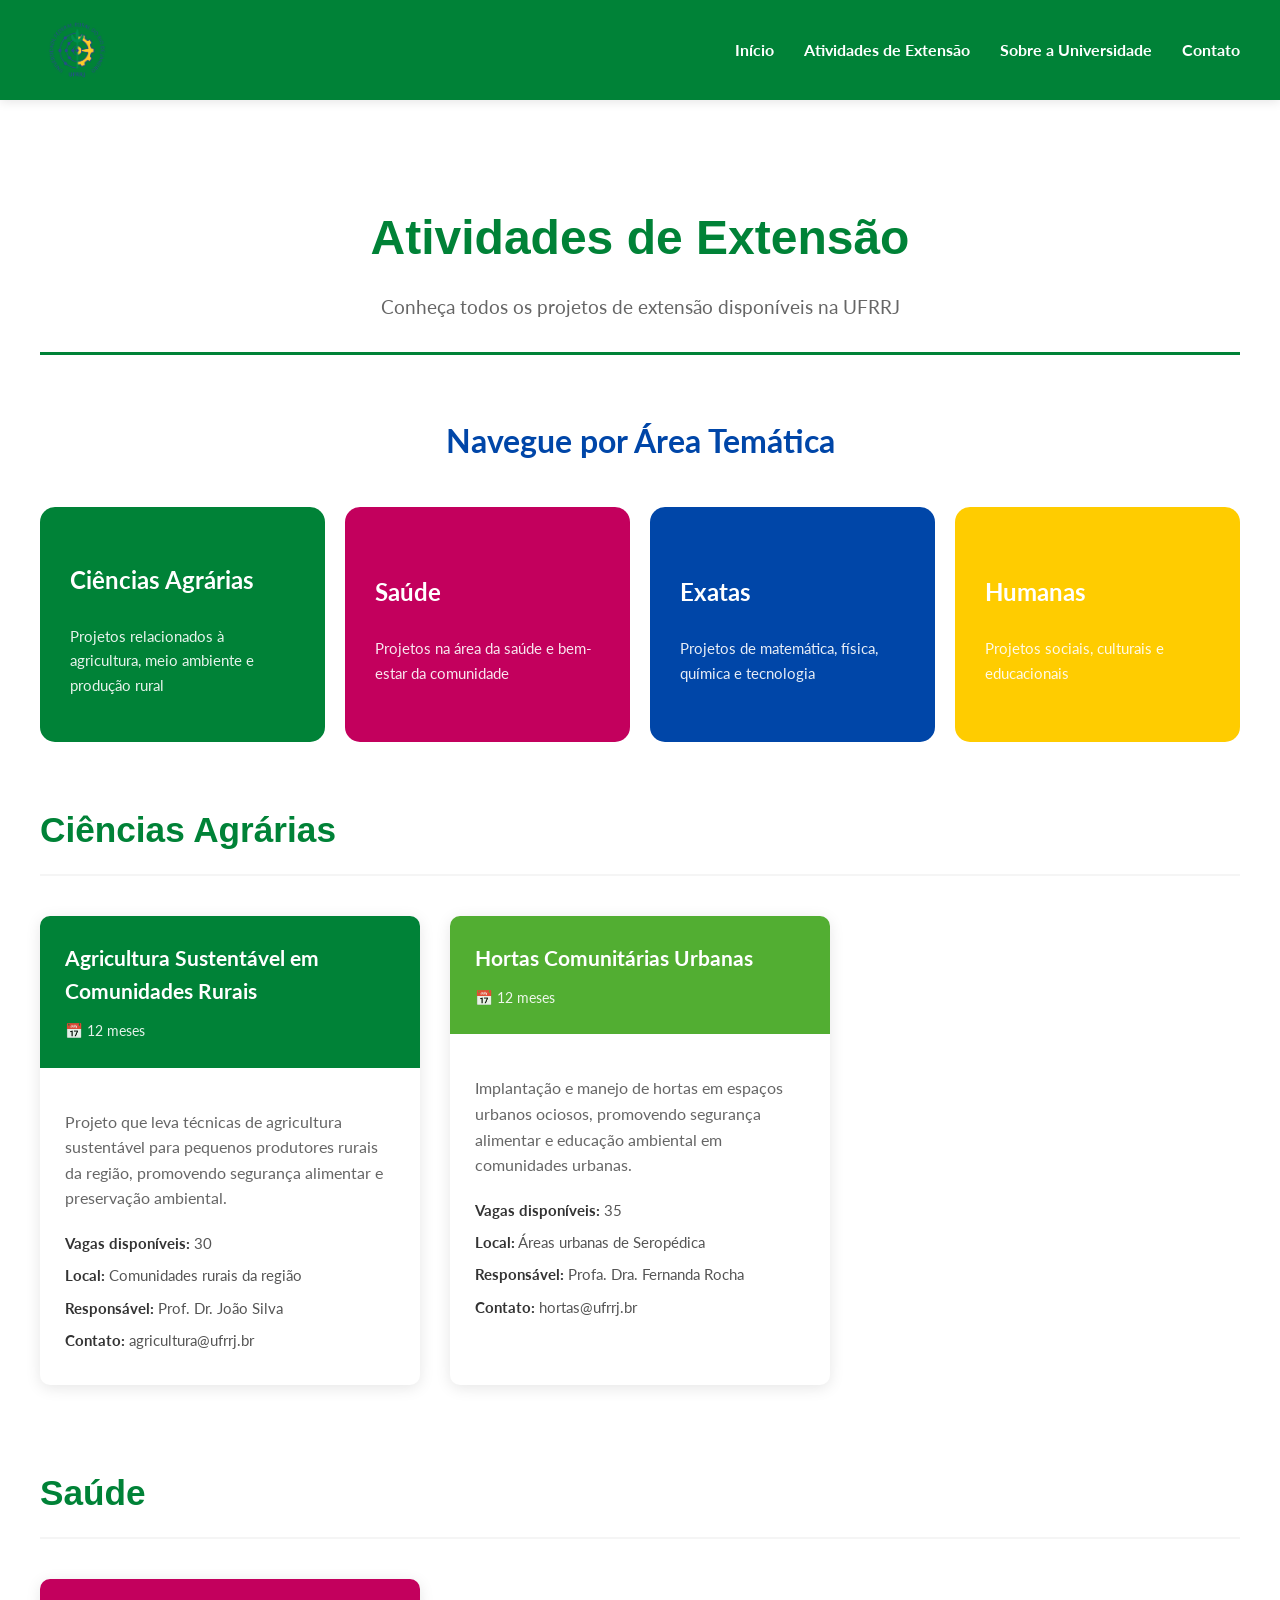
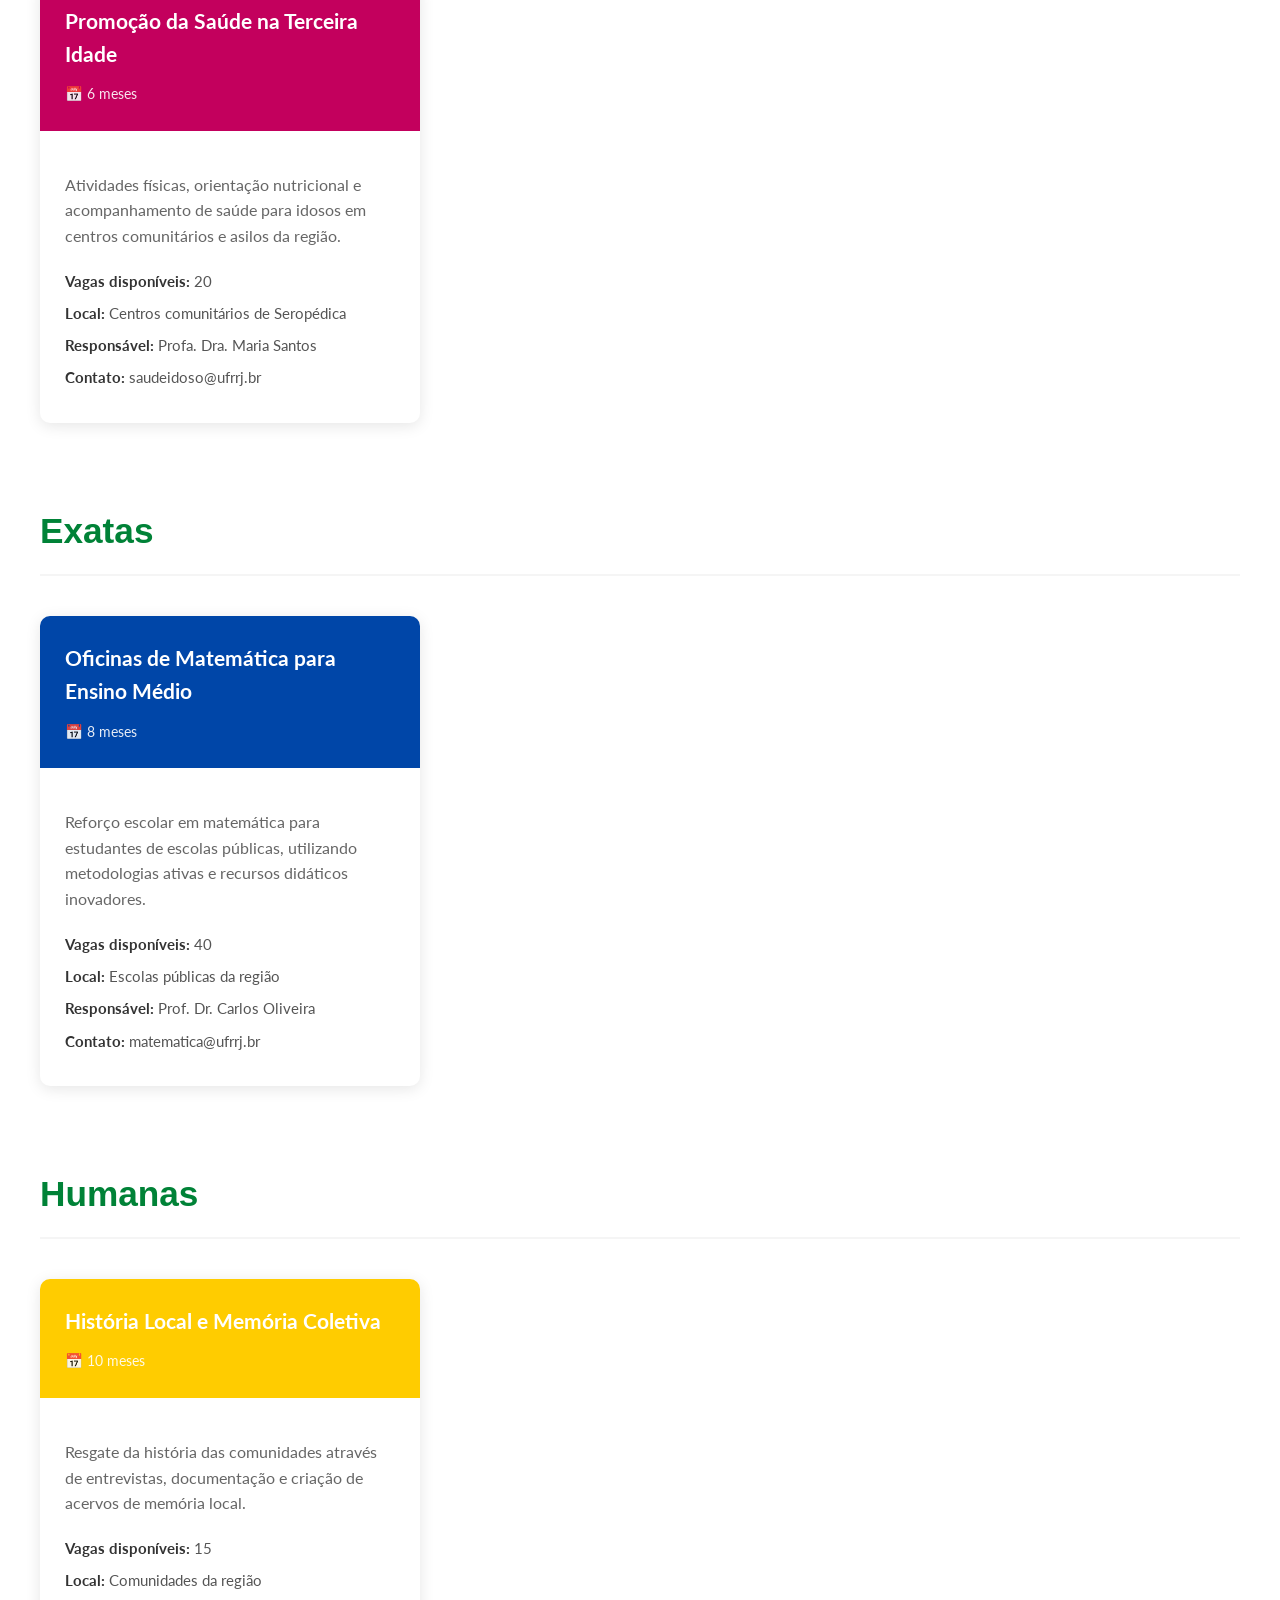
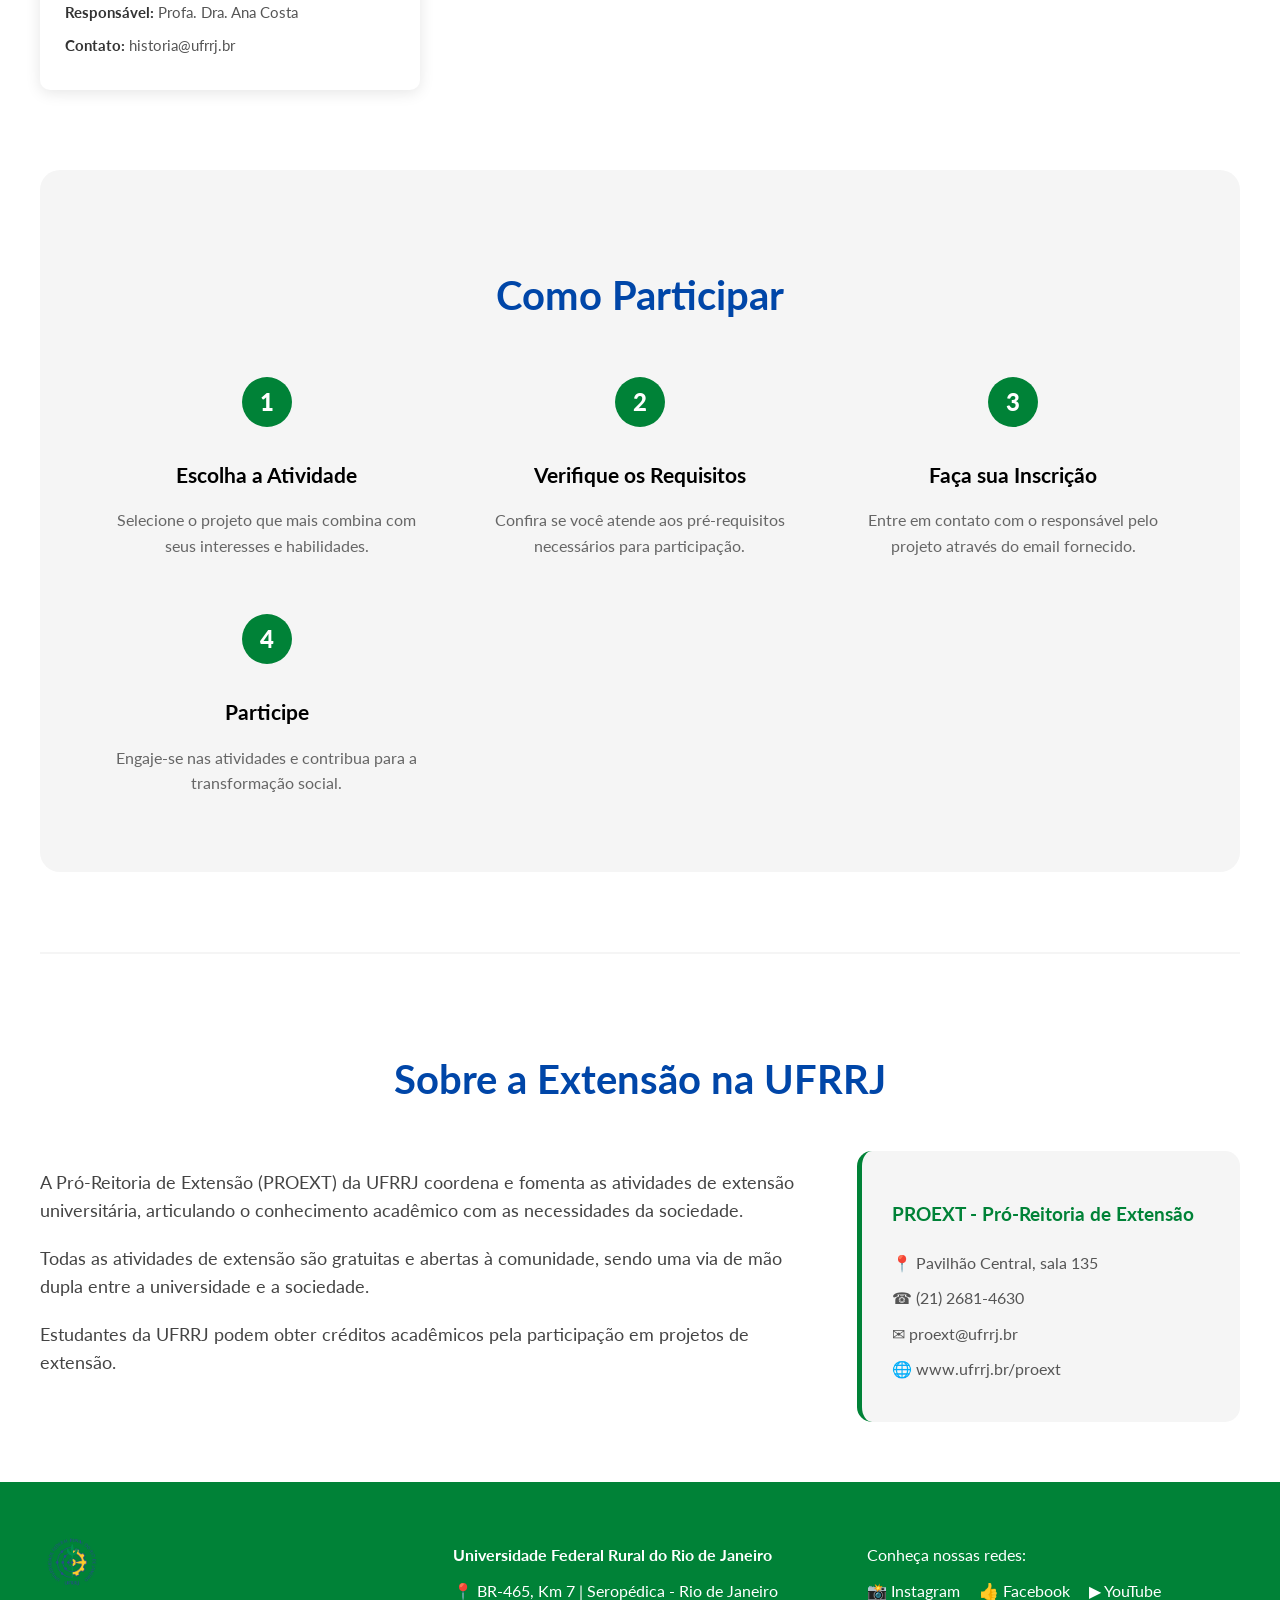
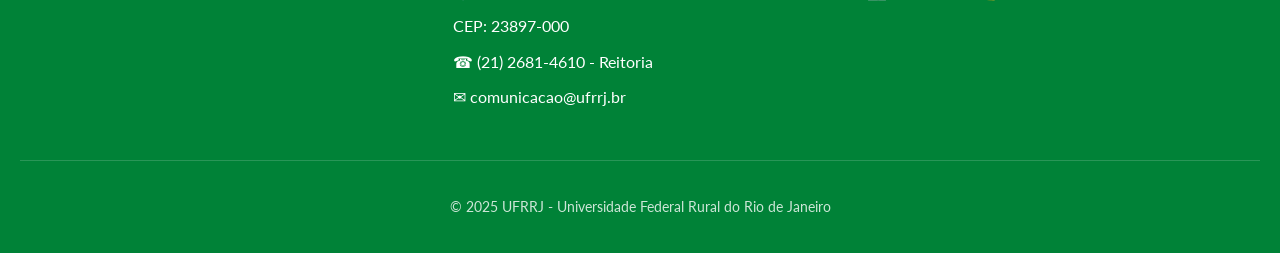
<file: atividades.html>
<!DOCTYPE html>
<html lang="pt-BR">
<head>
    <meta charset="UTF-8">
    <meta name="viewport" content="width=device-width, initial-scale=1.0">
    <link rel="stylesheet" href="estilo.css">
    <link href="https://fonts.googleapis.com/css2?family=Lato:wght@300;400;700;900&display=swap" rel="stylesheet">
    <title>Atividades de Extensão - UFRRJ</title>
</head>
<body>
    <header class="cabecalho">
        <div class="cabecalho-container">
            <img class="logo" src="imagens/logo-ufrrj.png" alt="UFRRJ">
            <nav class="navbar">
                <a href="index.html">Início</a>
                <a href="atividades.html">Atividades de Extensão</a>
                <a href="#sobre">Sobre a Universidade</a>
                <a href="#contato">Contato</a>
            </nav>
        </div>
    </header>

    <main class="content atividades">
        <section class="page-header">
            <h1>Atividades de Extensão</h1>
            <p>Conheça todos os projetos de extensão disponíveis na UFRRJ</p>
        </section>

        <section class="areas-tematicas">
            <h2>Navegue por Área Temática</h2>
            <div class="areas-grid">
                <a href="#agrarias" class="area-card" style="background-color: #008237;">
                    <h3>Ciências Agrárias</h3>
                    <p>Projetos relacionados à agricultura, meio ambiente e produção rural</p>
                </a>
                <a href="#saude" class="area-card" style="background-color: #C3005D;">
                    <h3>Saúde</h3>
                    <p>Projetos na área da saúde e bem-estar da comunidade</p>
                </a>
                <a href="#exatas" class="area-card" style="background-color: #0046A8;">
                    <h3>Exatas</h3>
                    <p>Projetos de matemática, física, química e tecnologia</p>
                </a>
                <a href="#humanas" class="area-card" style="background-color: #FFCC00;">
                    <h3>Humanas</h3>
                    <p>Projetos sociais, culturais e educacionais</p>
                </a>
            </div>
        </section>

        <section id="agrarias" class="atividades-area">
            <h2 class="area-titulo">Ciências Agrárias</h2>
            <div class="atividades-grid">
                <article class="atividade-card">
                    <div class="atividade-cabecalho" style="background-color: #008237;">
                        <h3>Agricultura Sustentável em Comunidades Rurais</h3>
                        <span class="atividade-duracao">📅 12 meses</span>
                    </div>
                    <div class="atividade-conteudo">
                        <p class="atividade-descricao">Projeto que leva técnicas de agricultura sustentável para pequenos produtores rurais da região, promovendo segurança alimentar e preservação ambiental.</p>
                        <div class="atividade-detalhes">
                            <p><strong>Vagas disponíveis:</strong> 30</p>
                            <p><strong>Local:</strong> Comunidades rurais da região</p>
                            <p><strong>Responsável:</strong> Prof. Dr. João Silva</p>
                            <p><strong>Contato:</strong> agricultura@ufrrj.br</p>
                        </div>
                    </div>
                </article>

                <article class="atividade-card">
                    <div class="atividade-cabecalho" style="background-color: #52AE32;">
                        <h3>Hortas Comunitárias Urbanas</h3>
                        <span class="atividade-duracao">📅 12 meses</span>
                    </div>
                    <div class="atividade-conteudo">
                        <p class="atividade-descricao">Implantação e manejo de hortas em espaços urbanos ociosos, promovendo segurança alimentar e educação ambiental em comunidades urbanas.</p>
                        <div class="atividade-detalhes">
                            <p><strong>Vagas disponíveis:</strong> 35</p>
                            <p><strong>Local:</strong> Áreas urbanas de Seropédica</p>
                            <p><strong>Responsável:</strong> Profa. Dra. Fernanda Rocha</p>
                            <p><strong>Contato:</strong> hortas@ufrrj.br</p>
                        </div>
                    </div>
                </article>
            </div>
        </section>

        <section id="saude" class="atividades-area">
            <h2 class="area-titulo">Saúde</h2>
            <div class="atividades-grid">
                <article class="atividade-card">
                    <div class="atividade-cabecalho" style="background-color: #C3005D;">
                        <h3>Promoção da Saúde na Terceira Idade</h3>
                        <span class="atividade-duracao">📅 6 meses</span>
                    </div>
                    <div class="atividade-conteudo">
                        <p class="atividade-descricao">Atividades físicas, orientação nutricional e acompanhamento de saúde para idosos em centros comunitários e asilos da região.</p>
                        <div class="atividade-detalhes">
                            <p><strong>Vagas disponíveis:</strong> 20</p>
                            <p><strong>Local:</strong> Centros comunitários de Seropédica</p>
                            <p><strong>Responsável:</strong> Profa. Dra. Maria Santos</p>
                            <p><strong>Contato:</strong> saudeidoso@ufrrj.br</p>
                        </div>
                    </div>
                </article>
            </div>
        </section>

        <section id="exatas" class="atividades-area">
            <h2 class="area-titulo">Exatas</h2>
            <div class="atividades-grid">
                <article class="atividade-card">
                    <div class="atividade-cabecalho" style="background-color: #0046A8;">
                        <h3>Oficinas de Matemática para Ensino Médio</h3>
                        <span class="atividade-duracao">📅 8 meses</span>
                    </div>
                    <div class="atividade-conteudo">
                        <p class="atividade-descricao">Reforço escolar em matemática para estudantes de escolas públicas, utilizando metodologias ativas e recursos didáticos inovadores.</p>
                        <div class="atividade-detalhes">
                            <p><strong>Vagas disponíveis:</strong> 40</p>
                            <p><strong>Local:</strong> Escolas públicas da região</p>
                            <p><strong>Responsável:</strong> Prof. Dr. Carlos Oliveira</p>
                            <p><strong>Contato:</strong> matematica@ufrrj.br</p>
                        </div>
                    </div>
                </article>
            </div>
        </section>

        <section id="humanas" class="atividades-area">
            <h2 class="area-titulo">Humanas</h2>
            <div class="atividades-grid">
                <article class="atividade-card">
                    <div class="atividade-cabecalho" style="background-color: #FFCC00;">
                        <h3>História Local e Memória Coletiva</h3>
                        <span class="atividade-duracao">📅 10 meses</span>
                    </div>
                    <div class="atividade-conteudo">
                        <p class="atividade-descricao">Resgate da história das comunidades através de entrevistas, documentação e criação de acervos de memória local.</p>
                        <div class="atividade-detalhes">
                            <p><strong>Vagas disponíveis:</strong> 15</p>
                            <p><strong>Local:</strong> Comunidades da região</p>
                            <p><strong>Responsável:</strong> Profa. Dra. Ana Costa</p>
                            <p><strong>Contato:</strong> historia@ufrrj.br</p>
                        </div>
                    </div>
                </article>
            </div>
        </section>

        <section class="inscricao-info">
            <h2>Como Participar</h2>
            <div class="passos-inscricao">
                <div class="passo">
                    <div class="passo-numero">1</div>
                    <h3>Escolha a Atividade</h3>
                    <p>Selecione o projeto que mais combina com seus interesses e habilidades.</p>
                </div>
                <div class="passo">
                    <div class="passo-numero">2</div>
                    <h3>Verifique os Requisitos</h3>
                    <p>Confira se você atende aos pré-requisitos necessários para participação.</p>
                </div>
                <div class="passo">
                    <div class="passo-numero">3</div>
                    <h3>Faça sua Inscrição</h3>
                    <p>Entre em contato com o responsável pelo projeto através do email fornecido.</p>
                </div>
                <div class="passo">
                    <div class="passo-numero">4</div>
                    <h3>Participe</h3>
                    <p>Engaje-se nas atividades e contribua para a transformação social.</p>
                </div>
            </div>
        </section>

        <section id="sobre" class="sobre-extensao">
            <h2>Sobre a Extensão na UFRRJ</h2>
            <div class="sobre-extensao-content">
                <div class="sobre-texto">
                    <p>A Pró-Reitoria de Extensão (PROEXT) da UFRRJ coordena e fomenta as atividades de extensão universitária, articulando o conhecimento acadêmico com as necessidades da sociedade.</p>
                    <p>Todas as atividades de extensão são gratuitas e abertas à comunidade, sendo uma via de mão dupla entre a universidade e a sociedade.</p>
                    <p>Estudantes da UFRRJ podem obter créditos acadêmicos pela participação em projetos de extensão.</p>
                </div>
                <div class="proext-info">
                    <h3>PROEXT - Pró-Reitoria de Extensão</h3>
                    <p>📍 Pavilhão Central, sala 135</p>
                    <p>☎ (21) 2681-4630</p>
                    <p>✉ proext@ufrrj.br</p>
                    <p>🌐 www.ufrrj.br/proext</p>
                </div>
            </div>
        </section>
    </main>

    <footer class="rodape" id="contato">
        <div class="rodape-container">
            <div class="rodape-logo">
                <img src="imagens/logo-ufrrj.png" alt="UFRRJ" style="height: 60px;">
            </div>
            <div class="rodape-info">
                <p><strong>Universidade Federal Rural do Rio de Janeiro</strong></p>
                <p>📍 BR-465, Km 7 | Seropédica - Rio de Janeiro</p>
                <p>CEP: 23897-000</p>
                <p>☎ (21) 2681-4610 - Reitoria</p>
                <p>✉ comunicacao@ufrrj.br</p>
            </div>
            <div class="rodape-redes">
                <p>Conheça nossas redes:</p>
                <div class="redes-icons">
                    <a href="#">📸 Instagram</a>
                    <a href="#">👍 Facebook</a>
                    <a href="#">▶ YouTube</a>
                </div>
            </div>
        </div>
        <div class="rodape-creditos">
            <p>© 2025 UFRRJ - Universidade Federal Rural do Rio de Janeiro</p>
        </div>
    </footer>
</body>
</html>
</file>
<file: estilo.css>
:root {
    --verde-rural: #008237;
    --amarelo-rural: #FFCC00;
    --azul-rural: #0046A8;
    --branco: #FFFFFF;
    --preto: #000000;
    --cinza-claro: #F5F5F5;
    --cinza-escuro: #222222;
}

body {
    margin: 0;
    background-color: var(--branco);
    color: var(--preto);
    font-family: 'Lato', 'Calibri', sans-serif;
    line-height: 1.6;
}

.cabecalho {
    background-color: var(--verde-rural);
    padding: 15px 0;
    box-shadow: 0 2px 10px rgba(0,0,0,0.1);
}

.cabecalho-container {
    max-width: 1200px;
    margin: 0 auto;
    display: flex;
    justify-content: space-between;
    align-items: center;
    padding: 0 20px;
}

.logo {
    height: 70px;
    width: auto;
}

.navbar {
    display: flex;
    gap: 30px;
}

.navbar a {
    color: var(--branco);
    text-decoration: none;
    font-weight: 700;
    font-size: 16px;
    transition: opacity 0.3s;
}

.navbar a:hover {
    opacity: 0.8;
}

.hero {
    background: linear-gradient(135deg, var(--verde-rural) 0%, #006629 100%);
    color: var(--branco);
    padding: 80px 20px;
    position: relative;
    overflow: hidden;
    text-align: center;
}

.hero-content {
    max-width: 800px;
    margin: 0 auto;
    position: relative;
    z-index: 2;
}

.hero h1 {
    font-family: 'Lucida Sans', sans-serif;
    font-size: 3.5rem;
    margin-bottom: 10px;
    font-weight: 900;
}

.hero-subtitle {
    font-size: 1.5rem;
    margin-bottom: 40px;
    opacity: 0.9;
}

.btn-hero {
    display: inline-block;
    background-color: var(--amarelo-rural);
    color: var(--preto);
    padding: 15px 40px;
    border-radius: 50px;
    text-decoration: none;
    font-weight: 700;
    font-size: 1.1rem;
    transition: transform 0.3s, box-shadow 0.3s;
}

.btn-hero:hover {
    transform: translateY(-3px);
    box-shadow: 0 5px 15px rgba(0,0,0,0.2);
}

.elemento-grafico-hero {
    position: absolute;
    bottom: 0;
    left: 0;
    right: 0;
    height: 100px;
    background: url('data:image/svg+xml,<svg xmlns="http://www.w3.org/2000/svg" viewBox="0 0 1200 120" fill="%23ffffff" opacity="0.1"><path d="M0,0V46.29c47.79,22.2,103.59,32.17,158,28,70.36-5.37,136.33-33.31,206.8-37.5C438.64,32.43,512.34,53.67,583,72.05c69.27,18,138.3,24.88,209.4,13.08,36.15-6,69.85-17.84,104.45-29.34C989.49,25,1113-14.29,1200,52.47V0Z"/></svg>');
    background-size: cover;
}

.content {
    max-width: 1200px;
    margin: 0 auto;
    padding: 60px 20px;
}

.introducao {
    margin-bottom: 80px;
    text-align: center;
}

.introducao h2 {
    color: var(--verde-rural);
    font-family: 'Lucida Sans', sans-serif;
    font-size: 2.5rem;
    margin-bottom: 30px;
}

.introducao p {
    font-size: 1.2rem;
    max-width: 900px;
    margin: 0 auto;
    color: #333;
}

.cursos-destaque {
    margin-bottom: 80px;
}

.cursos-destaque h2 {
    color: var(--azul-rural);
    font-family: 'Lucida Sans', sans-serif;
    font-size: 2.5rem;
    text-align: center;
    margin-bottom: 50px;
}

.cursos-grid {
    display: grid;
    grid-template-columns: repeat(auto-fit, minmax(280px, 1fr));
    gap: 30px;
}

.curso-card {
    background: var(--branco);
    border-radius: 15px;
    padding: 30px;
    text-align: center;
    box-shadow: 0 5px 20px rgba(0,0,0,0.1);
    transition: transform 0.3s;
    border-top: 5px solid var(--verde-rural);
}

.curso-card:hover {
    transform: translateY(-10px);
}

.curso-icone {
    width: 100px;
    height: 100px;
    border-radius: 50%;
    margin: 0 auto 20px;
    display: flex;
    align-items: center;
    justify-content: center;
}

.curso-icone img {
    width: 60px;
    height: 60px;
    filter: brightness(0) invert(1);
}

.curso-card h3 {
    color: var(--preto);
    margin-bottom: 20px;
    font-size: 1.5rem;
}

.curso-card ul {
    list-style: none;
    padding: 0;
    margin-bottom: 25px;
}

.curso-card li {
    margin-bottom: 8px;
    color: #666;
}

.btn-card {
    display: inline-block;
    background-color: var(--verde-rural);
    color: var(--branco);
    padding: 10px 25px;
    border-radius: 25px;
    text-decoration: none;
    font-weight: 700;
    transition: background-color 0.3s;
}

.btn-card:hover {
    background-color: #006629;
}

.chamada {
    background-color: var(--cinza-claro);
    border-radius: 20px;
    padding: 60px;
    margin: 80px 0;
    position: relative;
    overflow: hidden;
    text-align: center;
}

.chamada-content h2 {
    color: var(--verde-rural);
    font-size: 2.5rem;
    margin-bottom: 20px;
}

.chamada-content p {
    font-size: 1.2rem;
    margin-bottom: 30px;
    color: #555;
}

.btn-chamada {
    display: inline-block;
    background-color: var(--amarelo-rural);
    color: var(--preto);
    padding: 15px 40px;
    border-radius: 50px;
    text-decoration: none;
    font-weight: 700;
    font-size: 1.1rem;
    transition: all 0.3s;
}

.btn-chamada:hover {
    background-color: #e6b800;
    transform: scale(1.05);
}

.elemento-grafico-chamada {
    position: absolute;
    top: -50px;
    right: -50px;
    width: 300px;
    height: 300px;
    background: radial-gradient(circle, var(--amarelo-rural) 0%, transparent 70%);
    opacity: 0.1;
    border-radius: 50%;
}

.sobre-universidade {
    margin-top: 80px;
}

.sobre-universidade h2 {
    color: var(--azul-rural);
    font-family: 'Lucida Sans', sans-serif;
    font-size: 2.5rem;
    text-align: center;
    margin-bottom: 40px;
}

.sobre-content {
    display: grid;
    grid-template-columns: 1fr 1fr;
    gap: 50px;
    align-items: center;
}

.sobre-content img {
    width: 100%;
    border-radius: 15px;
    box-shadow: 0 5px 20px rgba(0,0,0,0.2);
}

.sobre-texto p {
    font-size: 1.1rem;
    margin-bottom: 20px;
    color: #444;
}

.atividades .page-header {
    text-align: center;
    margin-bottom: 60px;
    padding-bottom: 30px;
    border-bottom: 3px solid var(--verde-rural);
}

.page-header h1 {
    color: var(--verde-rural);
    font-family: 'Lucida Sans', sans-serif;
    font-size: 3rem;
    margin-bottom: 15px;
}

.page-header p {
    font-size: 1.2rem;
    color: #666;
    max-width: 800px;
    margin: 0 auto;
}

.areas-tematicas {
    margin-bottom: 60px;
}

.areas-tematicas h2 {
    color: var(--azul-rural);
    font-size: 2rem;
    text-align: center;
    margin-bottom: 40px;
}

.areas-grid {
    display: grid;
    grid-template-columns: repeat(auto-fit, minmax(250px, 1fr));
    gap: 20px;
}

.area-card {
    padding: 30px;
    border-radius: 15px;
    text-decoration: none;
    color: var(--branco);
    transition: transform 0.3s;
    min-height: 150px;
    display: flex;
    flex-direction: column;
    justify-content: center;
}

.area-card:hover {
    transform: translateY(-5px);
    box-shadow: 0 10px 20px rgba(0,0,0,0.2);
}

.area-card h3 {
    font-size: 1.5rem;
    margin-bottom: 10px;
}

.area-card p {
    opacity: 0.9;
    font-size: 0.95rem;
}

.atividades-area {
    margin-bottom: 80px;
    scroll-margin-top: 20px;
}

.area-titulo {
    color: var(--verde-rural);
    font-family: 'Lucida Sans', sans-serif;
    font-size: 2.2rem;
    margin-bottom: 40px;
    padding-bottom: 15px;
    border-bottom: 2px solid var(--cinza-claro);
}

.atividades-grid {
    display: grid;
    grid-template-columns: repeat(auto-fill, minmax(350px, 1fr));
    gap: 30px;
}

.atividade-card {
    background: var(--branco);
    border-radius: 10px;
    overflow: hidden;
    box-shadow: 0 3px 15px rgba(0,0,0,0.1);
    transition: transform 0.3s;
}

.atividade-card:hover {
    transform: translateY(-5px);
}

.atividade-cabecalho {
    padding: 25px;
    color: var(--branco);
}

.atividade-cabecalho h3 {
    margin: 0 0 10px 0;
    font-size: 1.3rem;
}

.atividade-duracao {
    font-size: 0.9rem;
    opacity: 0.9;
}

.atividade-conteudo {
    padding: 25px;
}

.atividade-descricao {
    color: #666;
    margin-bottom: 20px;
    line-height: 1.6;
}

.atividade-detalhes p {
    margin: 8px 0;
    font-size: 0.95rem;
    color: #555;
}

.atividade-detalhes strong {
    color: #333;
}

.inscricao-info {
    background: var(--cinza-claro);
    border-radius: 20px;
    padding: 60px;
    margin: 80px 0;
    text-align: center;
}

.inscricao-info h2 {
    color: var(--azul-rural);
    font-size: 2.5rem;
    margin-bottom: 50px;
}

.passos-inscricao {
    display: grid;
    grid-template-columns: repeat(auto-fit, minmax(250px, 1fr));
    gap: 40px;
}

.passo {
    position: relative;
    padding-top: 60px;
}

.passo-numero {
    position: absolute;
    top: 0;
    left: 50%;
    transform: translateX(-50%);
    width: 50px;
    height: 50px;
    background: var(--verde-rural);
    color: var(--branco);
    border-radius: 50%;
    display: flex;
    align-items: center;
    justify-content: center;
    font-size: 1.5rem;
    font-weight: 900;
}

.passo h3 {
    color: var(--preto);
    margin-bottom: 15px;
    font-size: 1.3rem;
}

.passo p {
    color: #666;
    line-height: 1.6;
}

.sobre-extensao {
    margin-top: 80px;
    padding-top: 60px;
    border-top: 2px solid var(--cinza-claro);
}

.sobre-extensao h2 {
    color: var(--azul-rural);
    font-size: 2.5rem;
    text-align: center;
    margin-bottom: 40px;
}

.sobre-extensao-content {
    display: grid;
    grid-template-columns: 2fr 1fr;
    gap: 50px;
    align-items: start;
}

.proext-info {
    background: var(--cinza-claro);
    padding: 30px;
    border-radius: 15px;
    border-left: 5px solid var(--verde-rural);
}

.proext-info h3 {
    color: var(--verde-rural);
    margin-bottom: 20px;
}

.proext-info p {
    margin: 10px 0;
    color: #555;
}

.rodape {
    background-color: var(--verde-rural);
    color: var(--branco);
    padding: 50px 20px 20px;
}

.rodape-container {
    max-width: 1200px;
    margin: 0 auto;
    display: grid;
    grid-template-columns: repeat(auto-fit, minmax(300px, 1fr));
    gap: 40px;
    margin-bottom: 40px;
}

.rodape-info p, .rodape-redes p {
    margin: 10px 0;
}

.rodape-redes a {
    color: var(--branco);
    text-decoration: none;
    margin-right: 15px;
    transition: opacity 0.3s;
}

.rodape-redes a:hover {
    opacity: 0.8;
}

.rodape-creditos {
    border-top: 1px solid rgba(255,255,255,0.2);
    padding-top: 20px;
    text-align: center;
    font-size: 0.9rem;
    opacity: 0.8;
}

@media (max-width: 768px) {
    .cabecalho-container {
        flex-direction: column;
        gap: 20px;
    }
    
    .navbar {
        flex-wrap: wrap;
        justify-content: center;
        gap: 15px;
    }
    
    .hero h1 {
        font-size: 2.5rem;
    }
    
    .sobre-content,
    .sobre-extensao-content {
        grid-template-columns: 1fr;
    }
    
    .cursos-grid,
    .areas-grid,
    .atividades-grid {
        grid-template-columns: 1fr;
    }
    
    .chamada {
        padding: 40px 20px;
    }
    
    .inscricao-info {
        padding: 40px 20px;
    }
    
    .passos-inscricao {
        grid-template-columns: 1fr;
        gap: 50px;
    }
}
</file>
